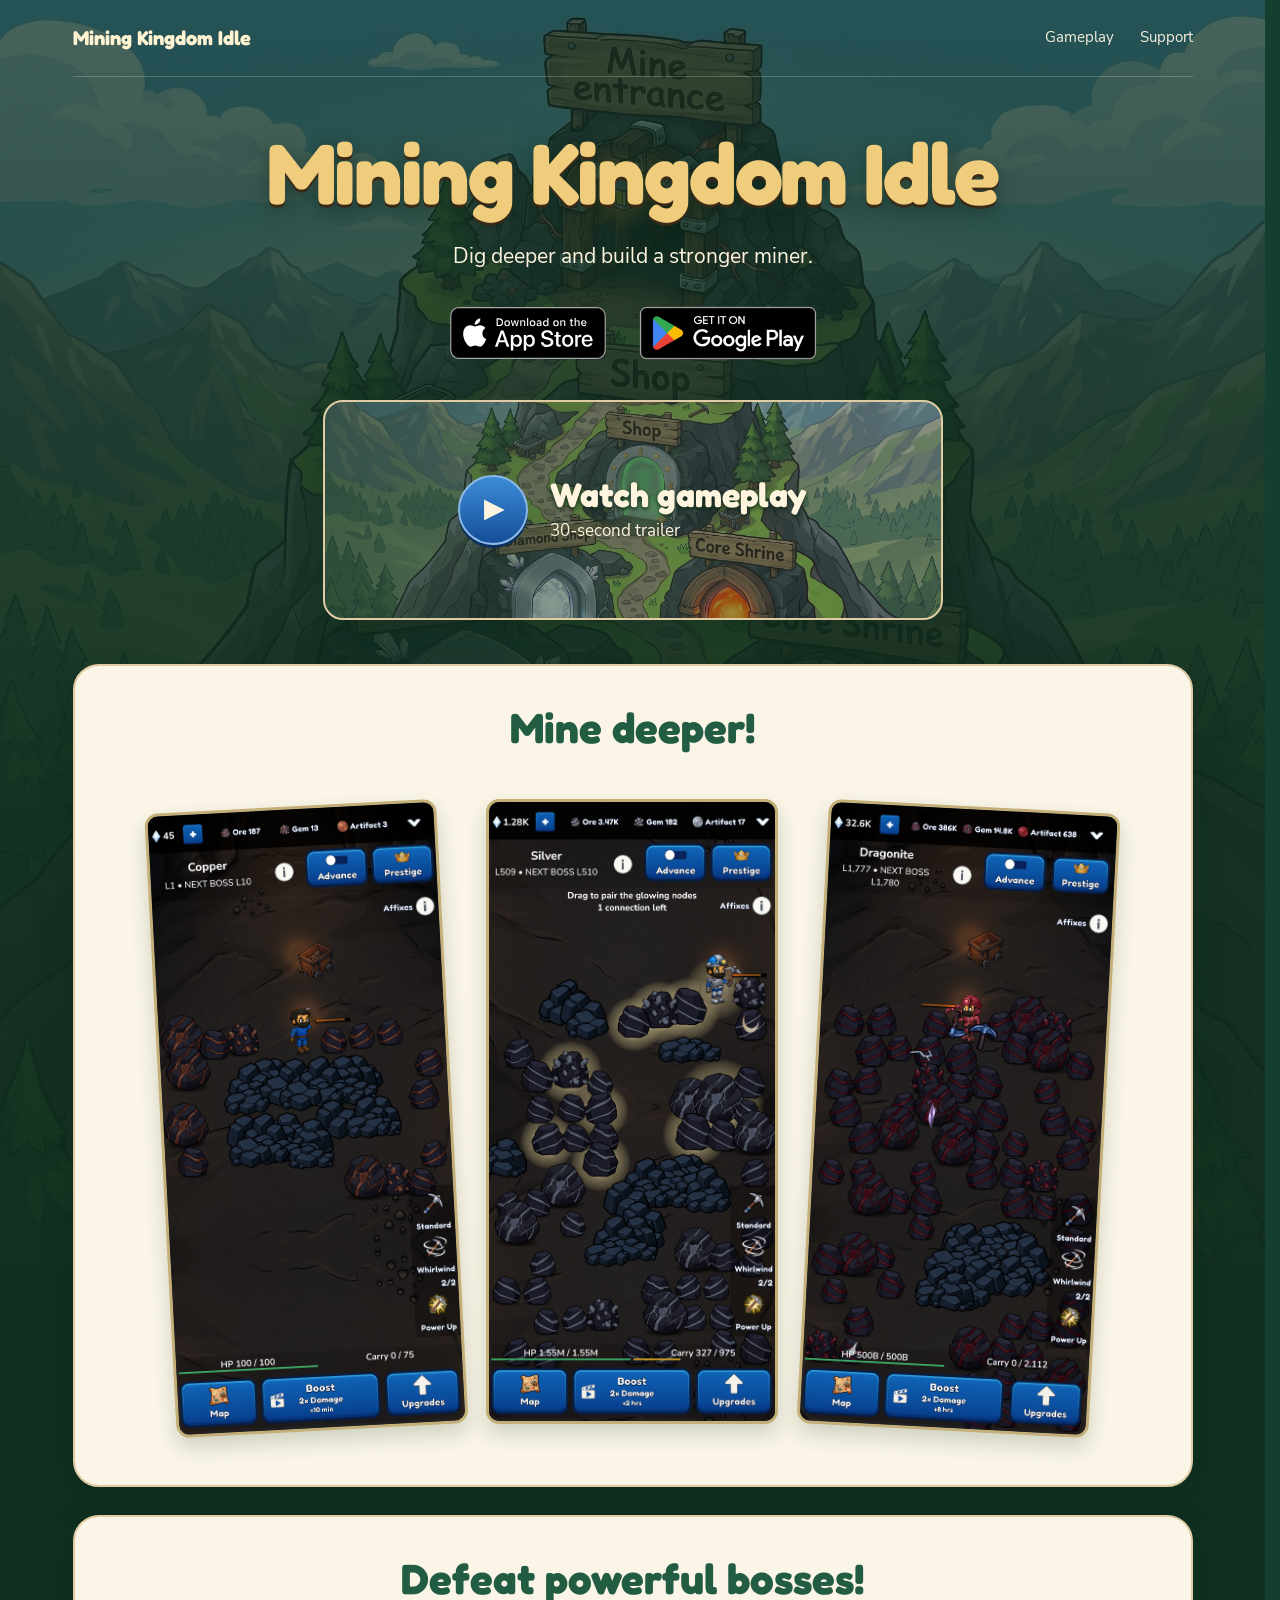
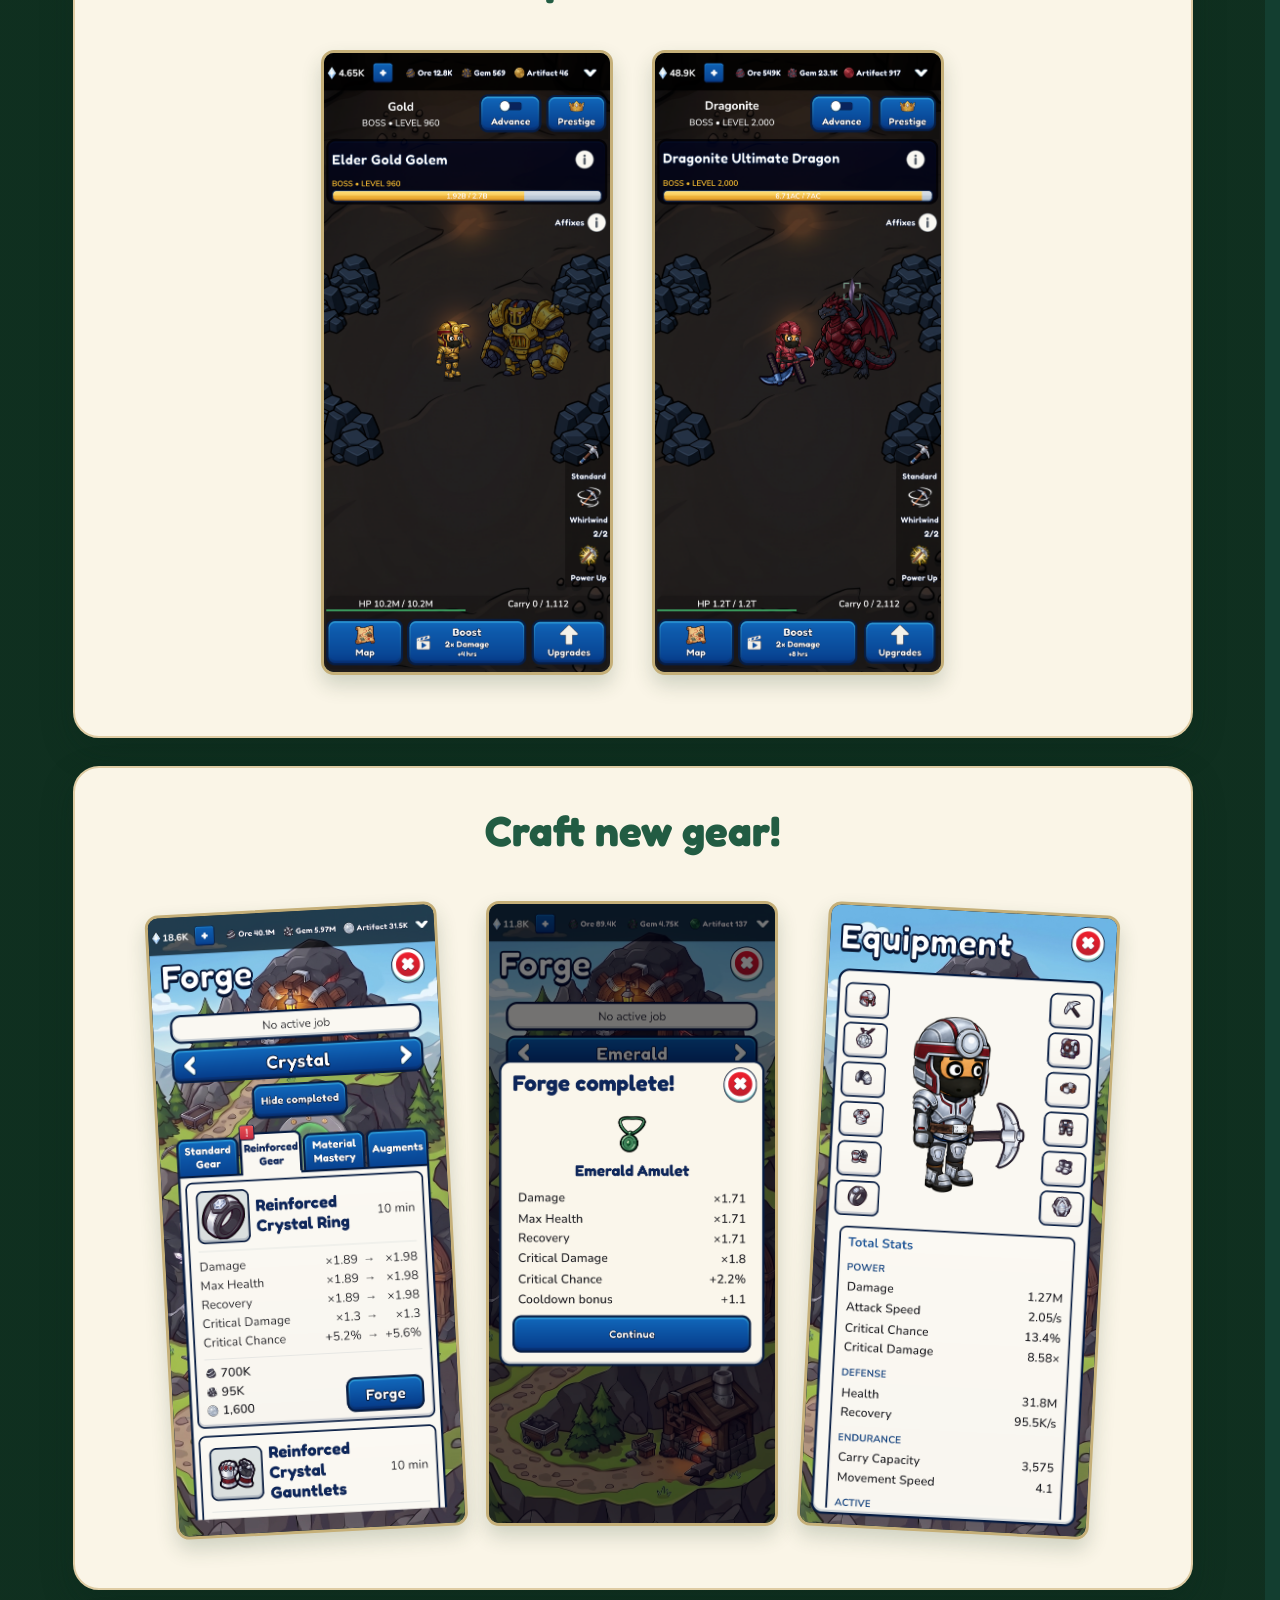
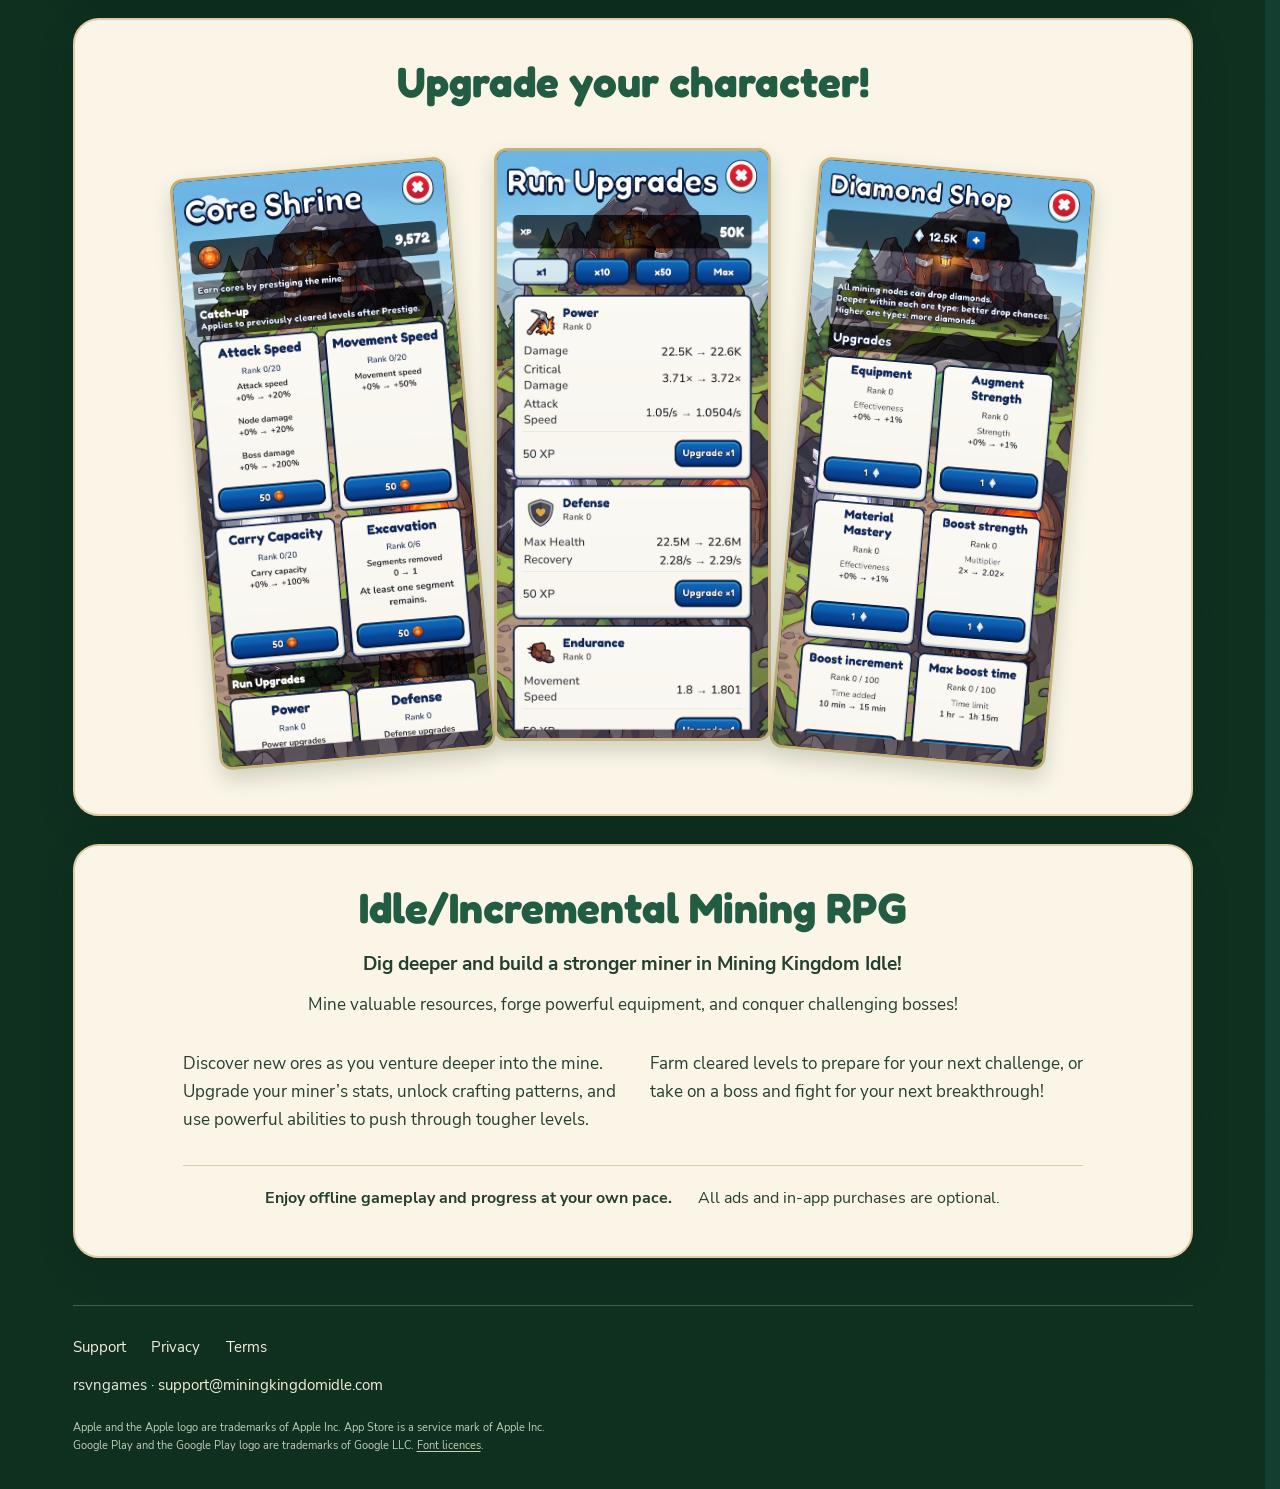
<file: index.html>
<!doctype html>
<html lang="en">
<head>
  <meta charset="utf-8">
  <meta name="viewport" content="width=device-width, initial-scale=1">
  <meta name="description" content="Dig deeper in Mining Kingdom Idle, an offline incremental mining RPG. Mine resources, forge equipment, upgrade your miner and conquer challenging bosses.">
  <link rel="canonical" href="https://miningkingdomidle.com/">
  <link rel="stylesheet" href="style.css?v=20261026-description-bottom">
  <script src="trailer.js" defer></script>
  <title>Mining Kingdom Idle | Offline Mining RPG</title>
</head>
<body class="home">
<a class="skip" href="#main">Skip to content</a>
<header class="site-header wrap">
  <a class="brand" href="/">Mining Kingdom Idle</a>
  <nav aria-label="Main navigation"><a href="#gameplay">Gameplay</a><a href="support.html">Support</a></nav>
</header>
<main id="main">
  <section class="intro wrap hero-compact">
    <h1>Mining Kingdom Idle</h1>
    <p class="tagline">Dig deeper and build a stronger miner.</p>
    <div class="store-links">
      <a class="store-link apple" href="#" data-unlinked-store="app-store" aria-disabled="true"><img src="assets/app-store.svg" alt="Download on the App Store" width="156" height="52"></a>
      <a class="store-link google" href="#" data-unlinked-store="google-play" aria-disabled="true"><img src="assets/google-play.png" alt="Get it on Google Play" width="202" height="78"></a>
    </div>
    <a class="trailer-teaser" href="assets/gameplay-trailer.mp4?v=73642965" data-open-trailer aria-haspopup="dialog" aria-controls="gameplay-trailer-dialog">
      <span class="teaser-play" aria-hidden="true">▶</span>
      <span class="teaser-copy"><strong>Watch gameplay</strong><span>30-second trailer</span></span>
    </a>
    <dialog class="trailer-dialog" id="gameplay-trailer-dialog" aria-label="Mining Kingdom Idle gameplay trailer">
      <button class="trailer-close" type="button" data-close-trailer aria-label="Close trailer" autofocus>Close ✕</button>
      <video controls playsinline preload="none" width="886" height="1920" poster="assets/gameplay-trailer-poster.webp" aria-label="Mining Kingdom Idle gameplay trailer">
        <source src="assets/gameplay-trailer.mp4?v=73642965" type="video/mp4">
        <a href="assets/gameplay-trailer.mp4?v=73642965">Watch the Mining Kingdom Idle gameplay trailer.</a>
      </video>
    </dialog>
  </section>
  <div class="showcase wrap" id="gameplay">
    <section class="mining-section paper">
      <h2>Mine deeper!</h2>
      <div class="mining-shots shot-row"><figure class="shot"><a href="assets/mine-copper.png"><img src="assets/mine-copper.png" alt="Copper mining at level 1" width="1170" height="2532" loading="lazy"></a></figure><figure class="shot"><a href="assets/mine-silver.png?v=391df19a"><img src="assets/mine-silver.png?v=391df19a" alt="Silver mining in Iron gear with Cleave and glowing nodes" width="1170" height="2532" loading="lazy"></a></figure><figure class="shot"><a href="assets/mine-dragonite.png"><img src="assets/mine-dragonite.png" alt="Dragonite mining with dense nodes and several augment effects" width="1170" height="2532" loading="lazy"></a></figure></div>
    </section>
    <section class="paper boss-section">
      <h2>Defeat powerful bosses!</h2>
      <div class="boss-shots shot-row"><figure class="shot"><a href="assets/boss-elder-gold-golem.png"><img src="assets/boss-elder-gold-golem.png" alt="A Gold miner fighting the Elder Gold Golem" width="1170" height="2532" loading="lazy"></a></figure><figure class="shot"><a href="assets/boss-dragonite-dragon.png"><img src="assets/boss-dragonite-dragon.png" alt="A Dragonite miner fighting the Dragonite Dragon with augment effects" width="1170" height="2532" loading="lazy"></a></figure></div>
    </section>
    <section class="paper gear-section">
      <h2>Craft new gear!</h2>
      <div class="gear-shots shot-row">
        <figure class="shot"><a href="assets/forge-crystal-reinforced.png"><img src="assets/forge-crystal-reinforced.png" alt="The Forge with Crystal selected on the Reinforced Gear tab" width="1170" height="2532" loading="lazy"></a></figure>
        <figure class="shot"><a href="assets/forge-complete-emerald-amulet.png"><img src="assets/forge-complete-emerald-amulet.png" alt="Forge Complete popup for a newly crafted Emerald Amulet" width="1170" height="2532" loading="lazy"></a></figure>
        <figure class="shot"><a href="assets/equipment-crystal-reinforced.png"><img src="assets/equipment-crystal-reinforced.png" alt="Equipment screen with the miner wearing a full set of Reinforced Crystal gear" width="1170" height="2532" loading="lazy"></a></figure>
      </div>
    </section>
    <section class="paper upgrade-section">
      <h2>Upgrade your character!</h2>
      <div class="upgrade-shots shot-row"><figure class="shot"><a href="assets/core-shrine.png"><img src="assets/core-shrine.png" alt="Core Shrine permanent upgrade page" width="1170" height="2532" loading="lazy"></a></figure><figure class="shot"><a href="assets/run-upgrades.png"><img src="assets/run-upgrades.png" alt="Run Upgrades page showing temporary upgrades for the current run" width="1170" height="2532" loading="lazy"></a></figure><figure class="shot"><a href="assets/diamond-shop.png"><img src="assets/diamond-shop.png" alt="Diamond Shop permanent character upgrades" width="1170" height="2532" loading="lazy"></a></figure></div>
    </section>
    <section class="game-description paper" id="about" aria-labelledby="game-description-title">
      <h2 id="game-description-title">Idle/Incremental Mining RPG</h2>
      <p class="description-lead">Dig deeper and build a stronger miner in Mining Kingdom Idle!</p>
      <p class="description-summary">Mine valuable resources, forge powerful equipment, and conquer challenging bosses!</p>
      <div class="description-copy">
        <p>Discover new ores as you venture deeper into the mine. Upgrade your miner’s stats, unlock crafting patterns, and use powerful abilities to push through tougher levels.</p>
        <p>Farm cleared levels to prepare for your next challenge, or take on a boss and fight for your next breakthrough!</p>
      </div>
      <div class="description-notes">
        <p>Enjoy offline gameplay and progress at your own pace.</p>
        <p>All ads and in-app purchases are optional.</p>
      </div>
    </section>
  </div>
</main>
<footer class="site-footer wrap">
  <nav aria-label="Footer"><a href="support.html">Support</a><a href="privacy.html">Privacy</a><a href="terms.html">Terms</a></nav>
  <p>rsvngames · <a href="mailto:support@miningkingdomidle.com">support@miningkingdomidle.com</a></p>
  <p class="trademarks">Apple and the Apple logo are trademarks of Apple Inc. App Store is a service mark of Apple Inc.<br>Google Play and the Google Play logo are trademarks of Google LLC. <a href="font-licenses.txt">Font licences</a>.</p>
</footer>
</body>
</html>
</file>
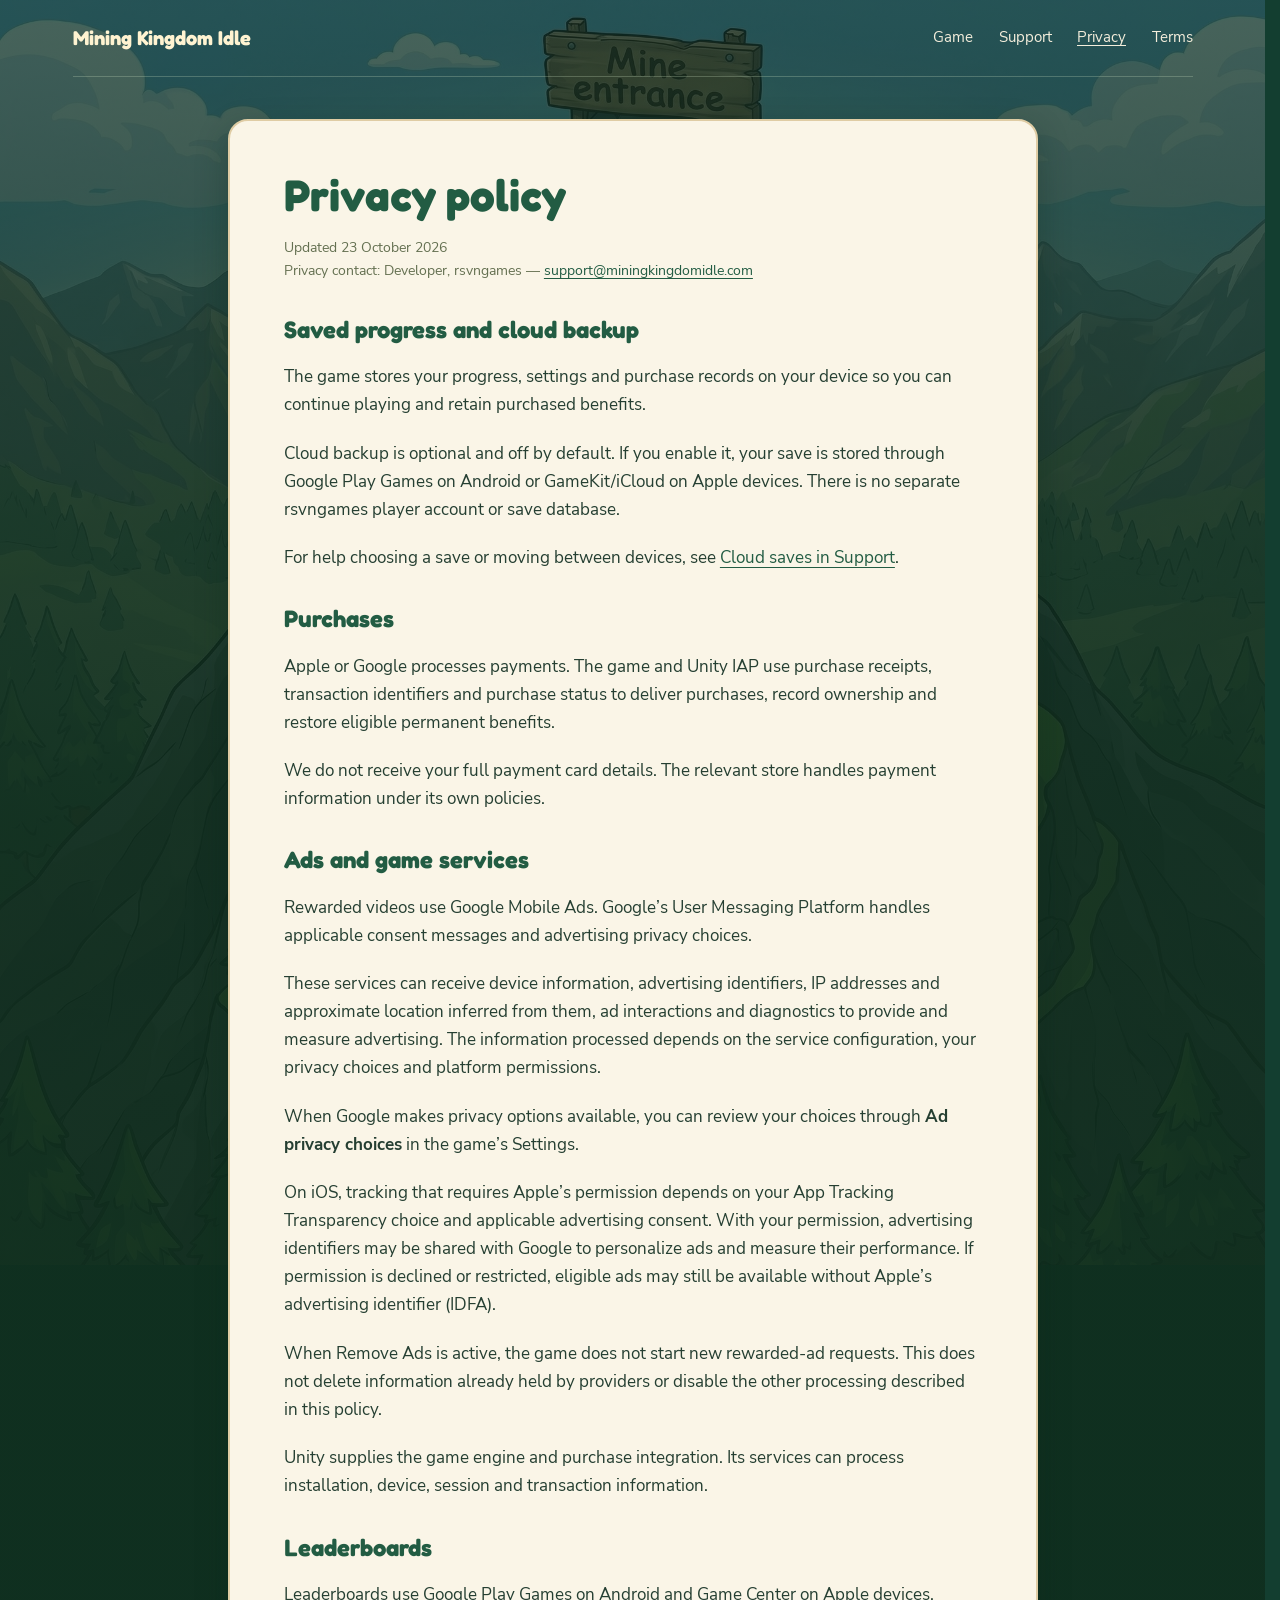
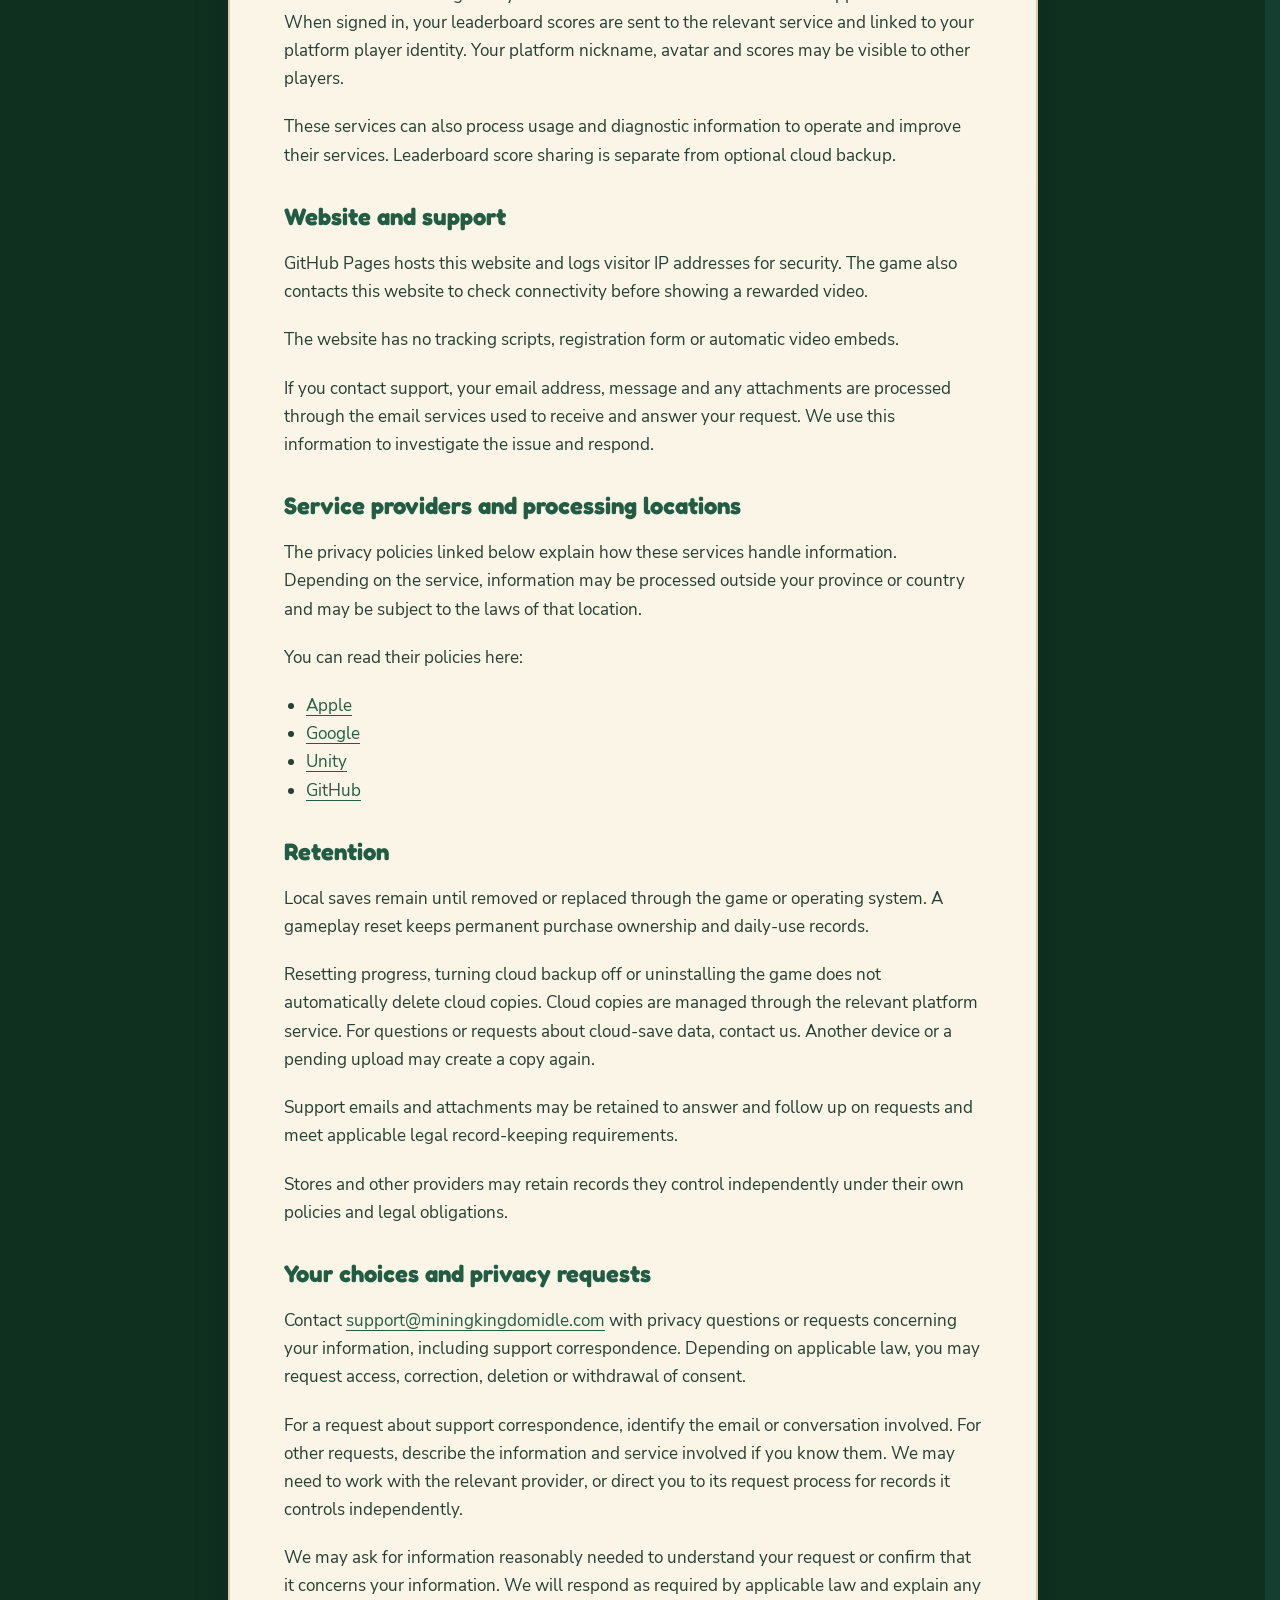
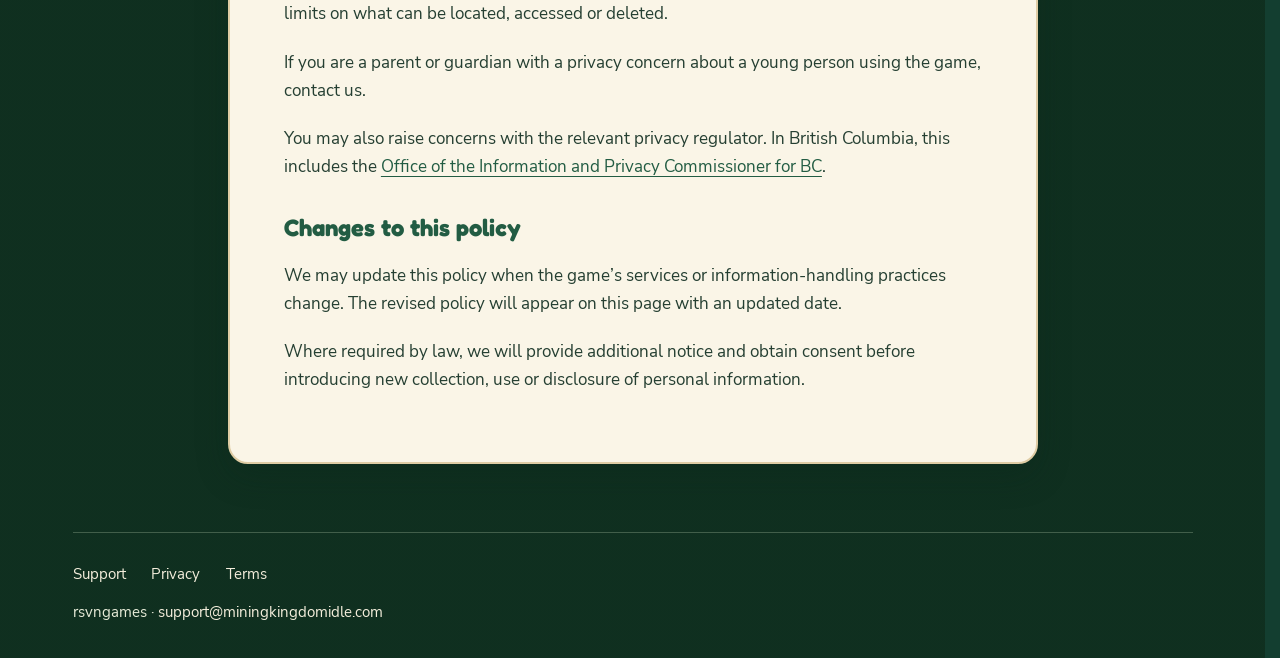
<file: privacy.html>
<!doctype html>
<html lang="en"><head><meta charset="utf-8"><meta name="viewport" content="width=device-width, initial-scale=1"><meta name="description" content="Privacy information for Mining Kingdom Idle."><link rel="canonical" href="https://miningkingdomidle.com/privacy.html"><link rel="stylesheet" href="style.css"><title>Privacy policy — Mining Kingdom Idle</title></head><body>
<header class="site-header wrap"><a class="brand" href="/">Mining Kingdom Idle</a><nav aria-label="Main navigation"><a href="/">Game</a><a href="support.html">Support</a><a href="privacy.html" aria-current="page">Privacy</a><a href="terms.html">Terms</a></nav></header>
<main id="main" class="document wrap">
<h1>Privacy policy</h1>
<p class="page-meta">Updated 23 October 2026<br>Privacy contact: Developer, rsvngames — <a href="mailto:support@miningkingdomidle.com">support@miningkingdomidle.com</a></p>
<h2>Saved progress and cloud backup</h2>
<p>The game stores your progress, settings and purchase records on your device so you can continue playing and retain purchased benefits.</p>
<p>Cloud backup is optional and off by default. If you enable it, your save is stored through Google Play Games on Android or GameKit/iCloud on Apple devices. There is no separate rsvngames player account or save database.</p>
<p>For help choosing a save or moving between devices, see <a href="support.html#cloud-saves">Cloud saves in Support</a>.</p>
<h2>Purchases</h2>
<p>Apple or Google processes payments. The game and Unity IAP use purchase receipts, transaction identifiers and purchase status to deliver purchases, record ownership and restore eligible permanent benefits.</p>
<p>We do not receive your full payment card details. The relevant store handles payment information under its own policies.</p>
<h2>Ads and game services</h2>
<p>Rewarded videos use Google Mobile Ads. Google’s User Messaging Platform handles applicable consent messages and advertising privacy choices.</p>
<p>These services can receive device information, advertising identifiers, IP addresses and approximate location inferred from them, ad interactions and diagnostics to provide and measure advertising. The information processed depends on the service configuration, your privacy choices and platform permissions.</p>
<p>When Google makes privacy options available, you can review your choices through <strong>Ad privacy choices</strong> in the game’s Settings.</p>
<p>On iOS, tracking that requires Apple’s permission depends on your App Tracking Transparency choice and applicable advertising consent. With your permission, advertising identifiers may be shared with Google to personalize ads and measure their performance. If permission is declined or restricted, eligible ads may still be available without Apple’s advertising identifier (IDFA).</p>
<p>When Remove Ads is active, the game does not start new rewarded-ad requests. This does not delete information already held by providers or disable the other processing described in this policy.</p>
<p>Unity supplies the game engine and purchase integration. Its services can process installation, device, session and transaction information.</p>
<h2>Leaderboards</h2>
<p>Leaderboards use Google Play Games on Android and Game Center on Apple devices. When signed in, your leaderboard scores are sent to the relevant service and linked to your platform player identity. Your platform nickname, avatar and scores may be visible to other players.</p>
<p>These services can also process usage and diagnostic information to operate and improve their services. Leaderboard score sharing is separate from optional cloud backup.</p>
<h2>Website and support</h2>
<p>GitHub Pages hosts this website and logs visitor IP addresses for security. The game also contacts this website to check connectivity before showing a rewarded video.</p>
<p>The website has no tracking scripts, registration form or automatic video embeds.</p>
<p>If you contact support, your email address, message and any attachments are processed through the email services used to receive and answer your request. We use this information to investigate the issue and respond.</p>
<h2>Service providers and processing locations</h2>
<p>The privacy policies linked below explain how these services handle information. Depending on the service, information may be processed outside your province or country and may be subject to the laws of that location.</p>
<p>You can read their policies here:</p>
<ul><li><a href="https://www.apple.com/legal/privacy/">Apple</a></li><li><a href="https://policies.google.com/privacy">Google</a></li><li><a href="https://unity.com/legal/game-player-and-app-user-privacy-policy">Unity</a></li><li><a href="https://docs.github.com/en/site-policy/privacy-policies/github-general-privacy-statement">GitHub</a></li></ul>
<h2>Retention</h2>
<p>Local saves remain until removed or replaced through the game or operating system. A gameplay reset keeps permanent purchase ownership and daily-use records.</p>
<p>Resetting progress, turning cloud backup off or uninstalling the game does not automatically delete cloud copies. Cloud copies are managed through the relevant platform service. For questions or requests about cloud-save data, contact us. Another device or a pending upload may create a copy again.</p>
<p>Support emails and attachments may be retained to answer and follow up on requests and meet applicable legal record-keeping requirements.</p>
<p>Stores and other providers may retain records they control independently under their own policies and legal obligations.</p>
<h2>Your choices and privacy requests</h2>
<p>Contact <a href="mailto:support@miningkingdomidle.com">support@miningkingdomidle.com</a> with privacy questions or requests concerning your information, including support correspondence. Depending on applicable law, you may request access, correction, deletion or withdrawal of consent.</p>
<p>For a request about support correspondence, identify the email or conversation involved. For other requests, describe the information and service involved if you know them. We may need to work with the relevant provider, or direct you to its request process for records it controls independently.</p>
<p>We may ask for information reasonably needed to understand your request or confirm that it concerns your information. We will respond as required by applicable law and explain any limits on what can be located, accessed or deleted.</p>
<p>If you are a parent or guardian with a privacy concern about a young person using the game, contact us.</p>
<p>You may also raise concerns with the relevant privacy regulator. In British Columbia, this includes the <a href="https://oipc.bc.ca/for-the-public/how-do-i-make-a-complaint/">Office of the Information and Privacy Commissioner for BC</a>.</p>
<h2>Changes to this policy</h2>
<p>We may update this policy when the game’s services or information-handling practices change. The revised policy will appear on this page with an updated date.</p>
<p>Where required by law, we will provide additional notice and obtain consent before introducing new collection, use or disclosure of personal information.</p>
</main>
<footer class="site-footer wrap"><nav aria-label="Footer"><a href="support.html">Support</a><a href="privacy.html">Privacy</a><a href="terms.html">Terms</a></nav><p>rsvngames · <a href="mailto:support@miningkingdomidle.com">support@miningkingdomidle.com</a></p></footer>
</body></html>
</file>
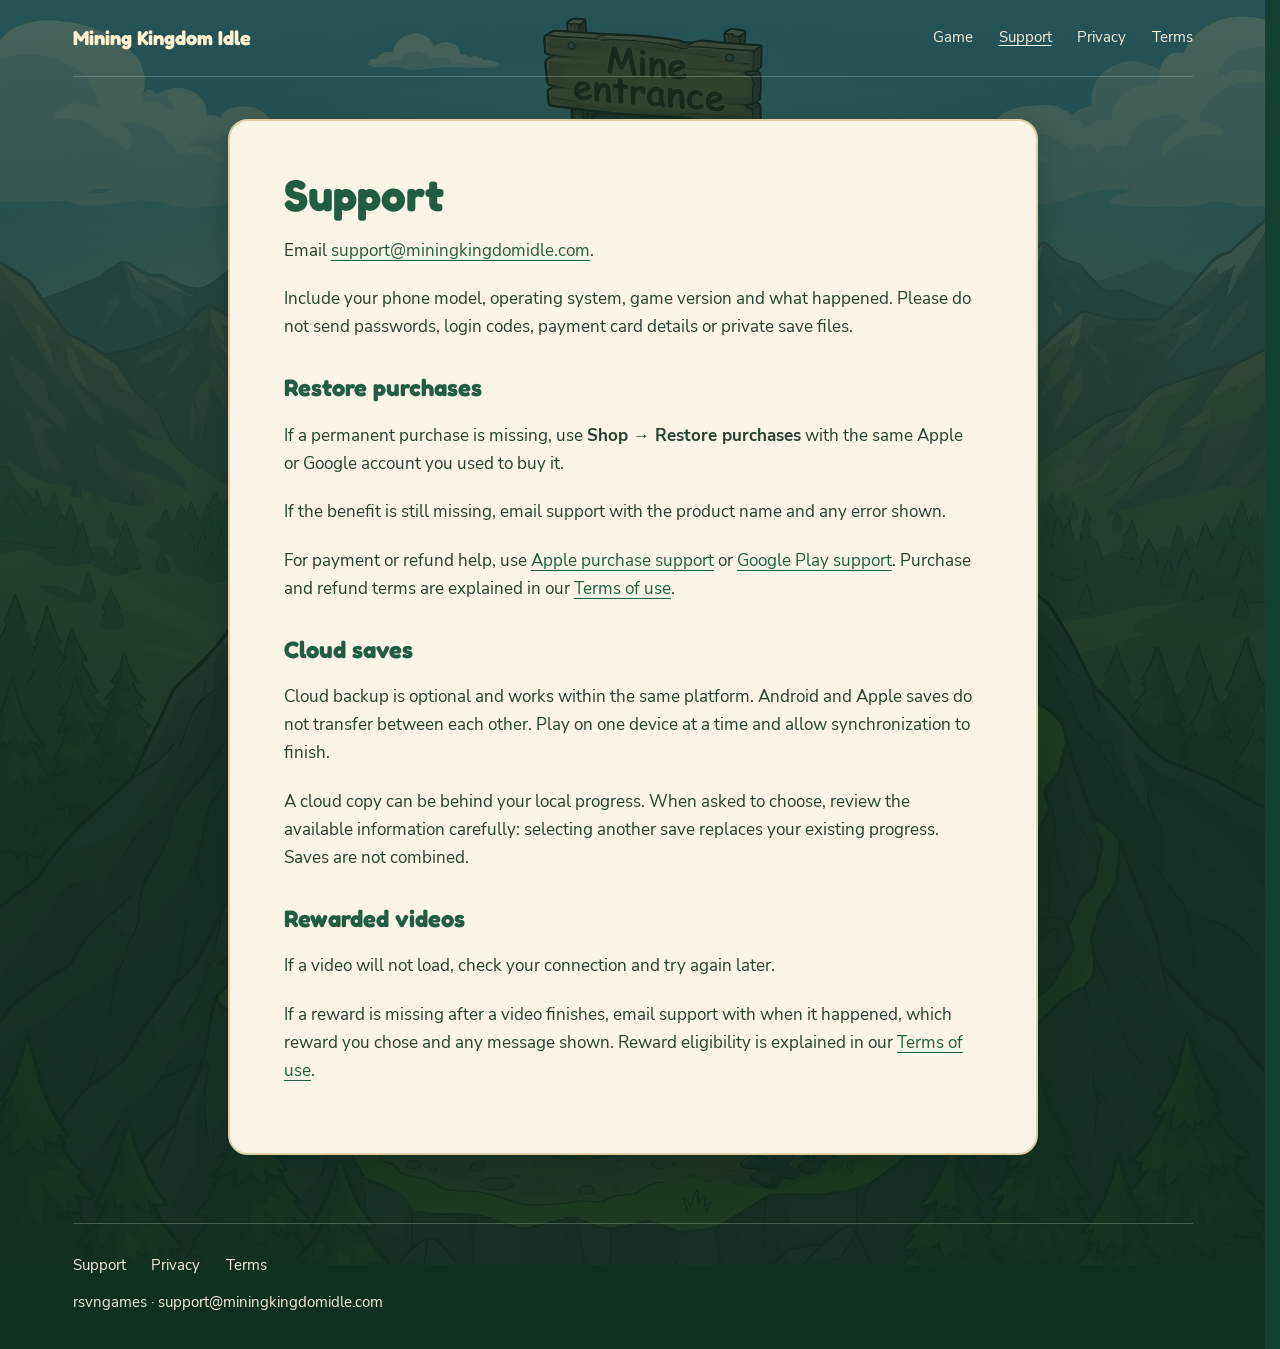
<file: support.html>
<!doctype html>
<html lang="en"><head><meta charset="utf-8"><meta name="viewport" content="width=device-width, initial-scale=1"><meta name="description" content="Get help with Mining Kingdom Idle."><link rel="canonical" href="https://miningkingdomidle.com/support.html"><link rel="stylesheet" href="style.css"><title>Support — Mining Kingdom Idle</title></head><body>
<header class="site-header wrap"><a class="brand" href="/">Mining Kingdom Idle</a><nav aria-label="Main navigation"><a href="/">Game</a><a href="support.html" aria-current="page">Support</a><a href="privacy.html">Privacy</a><a href="terms.html">Terms</a></nav></header>
<main id="main" class="document wrap">
<h1>Support</h1>
<p>Email <a href="mailto:support@miningkingdomidle.com">support@miningkingdomidle.com</a>.</p>
<p>Include your phone model, operating system, game version and what happened. Please do not send passwords, login codes, payment card details or private save files.</p>
<h2 id="restore-purchases">Restore purchases</h2>
<p>If a permanent purchase is missing, use <strong>Shop → Restore purchases</strong> with the same Apple or Google account you used to buy it.</p>
<p>If the benefit is still missing, email support with the product name and any error shown.</p>
<p>For payment or refund help, use <a href="https://reportaproblem.apple.com/">Apple purchase support</a> or <a href="https://support.google.com/googleplay/answer/2479637">Google Play support</a>. Purchase and refund terms are explained in our <a href="terms.html#purchases">Terms of use</a>.</p>
<h2 id="cloud-saves">Cloud saves</h2>
<p>Cloud backup is optional and works within the same platform. Android and Apple saves do not transfer between each other. Play on one device at a time and allow synchronization to finish.</p>
<p>A cloud copy can be behind your local progress. When asked to choose, review the available information carefully: selecting another save replaces your existing progress. Saves are not combined.</p>
<h2 id="rewarded-videos">Rewarded videos</h2>
<p>If a video will not load, check your connection and try again later.</p>
<p>If a reward is missing after a video finishes, email support with when it happened, which reward you chose and any message shown. Reward eligibility is explained in our <a href="terms.html#rewarded-videos">Terms of use</a>.</p>
</main>
<footer class="site-footer wrap"><nav aria-label="Footer"><a href="support.html">Support</a><a href="privacy.html">Privacy</a><a href="terms.html">Terms</a></nav><p>rsvngames · <a href="mailto:support@miningkingdomidle.com">support@miningkingdomidle.com</a></p></footer>
</body></html>
</file>
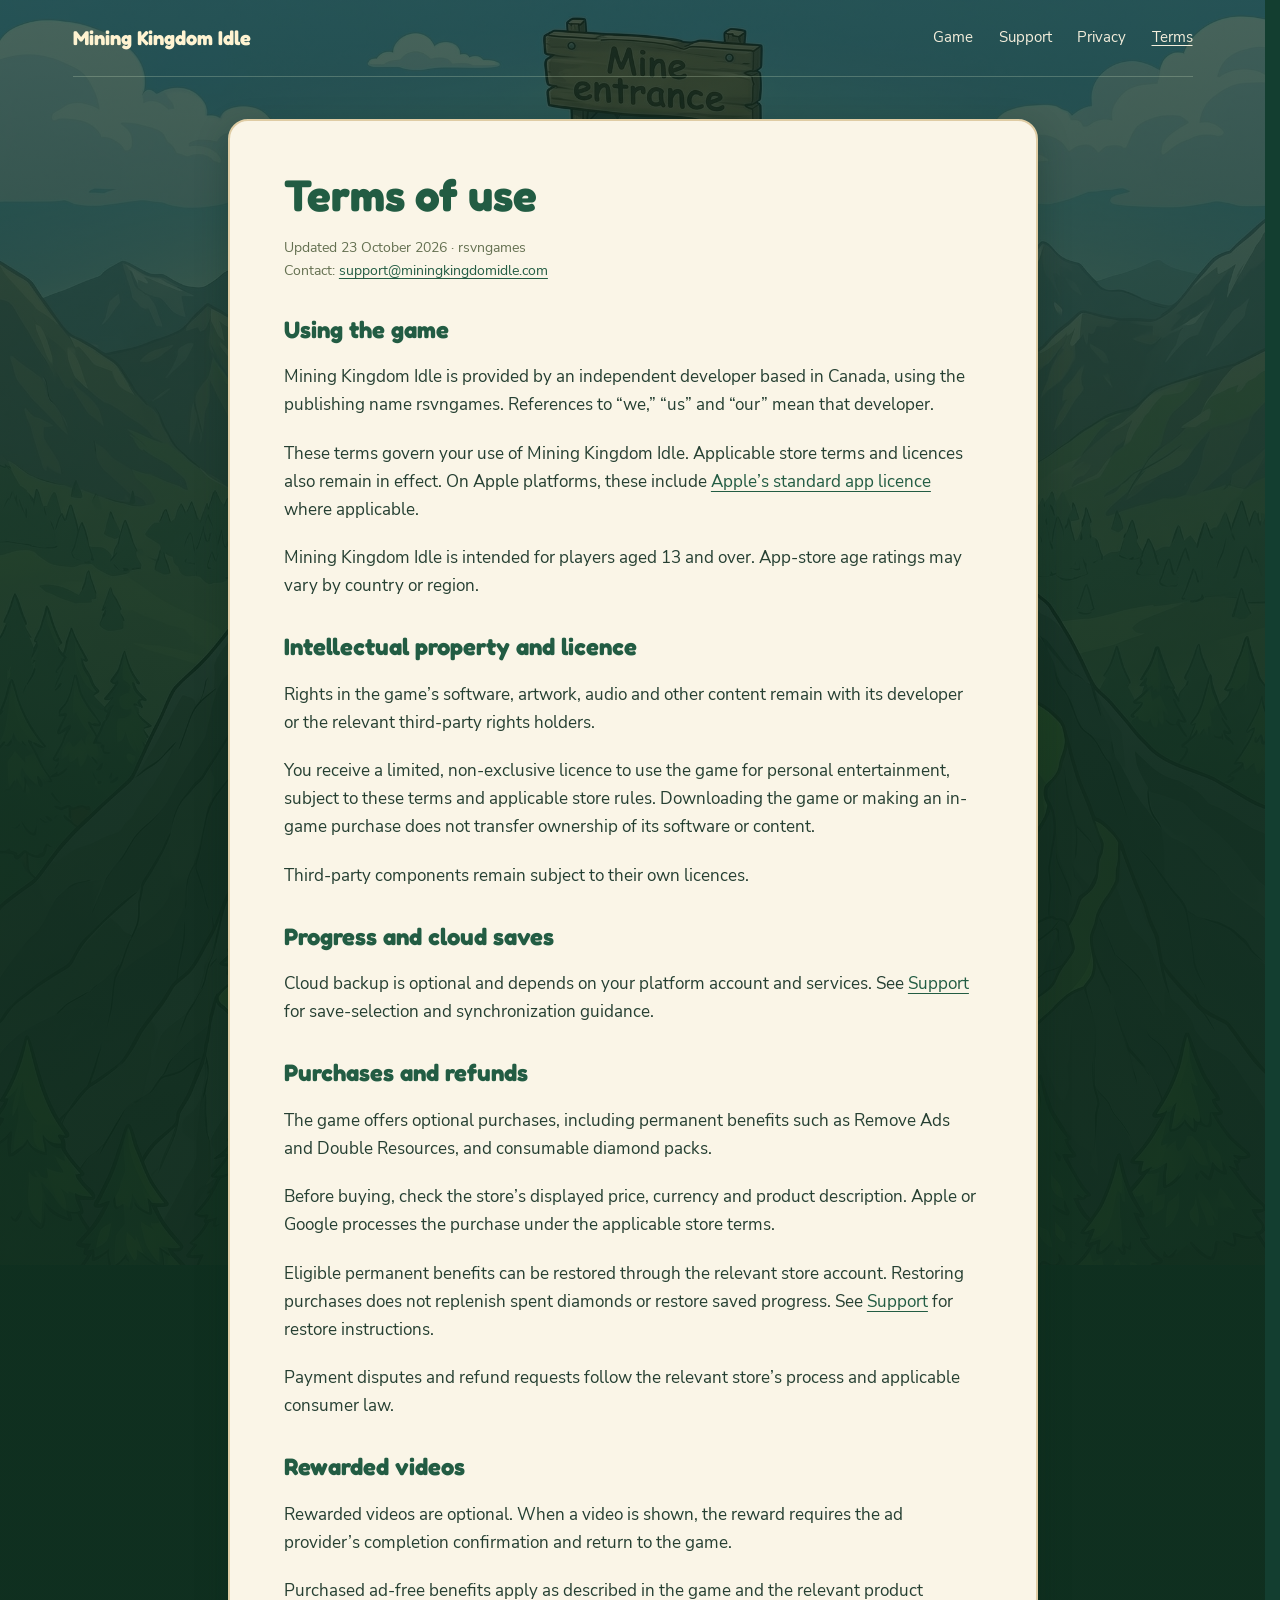
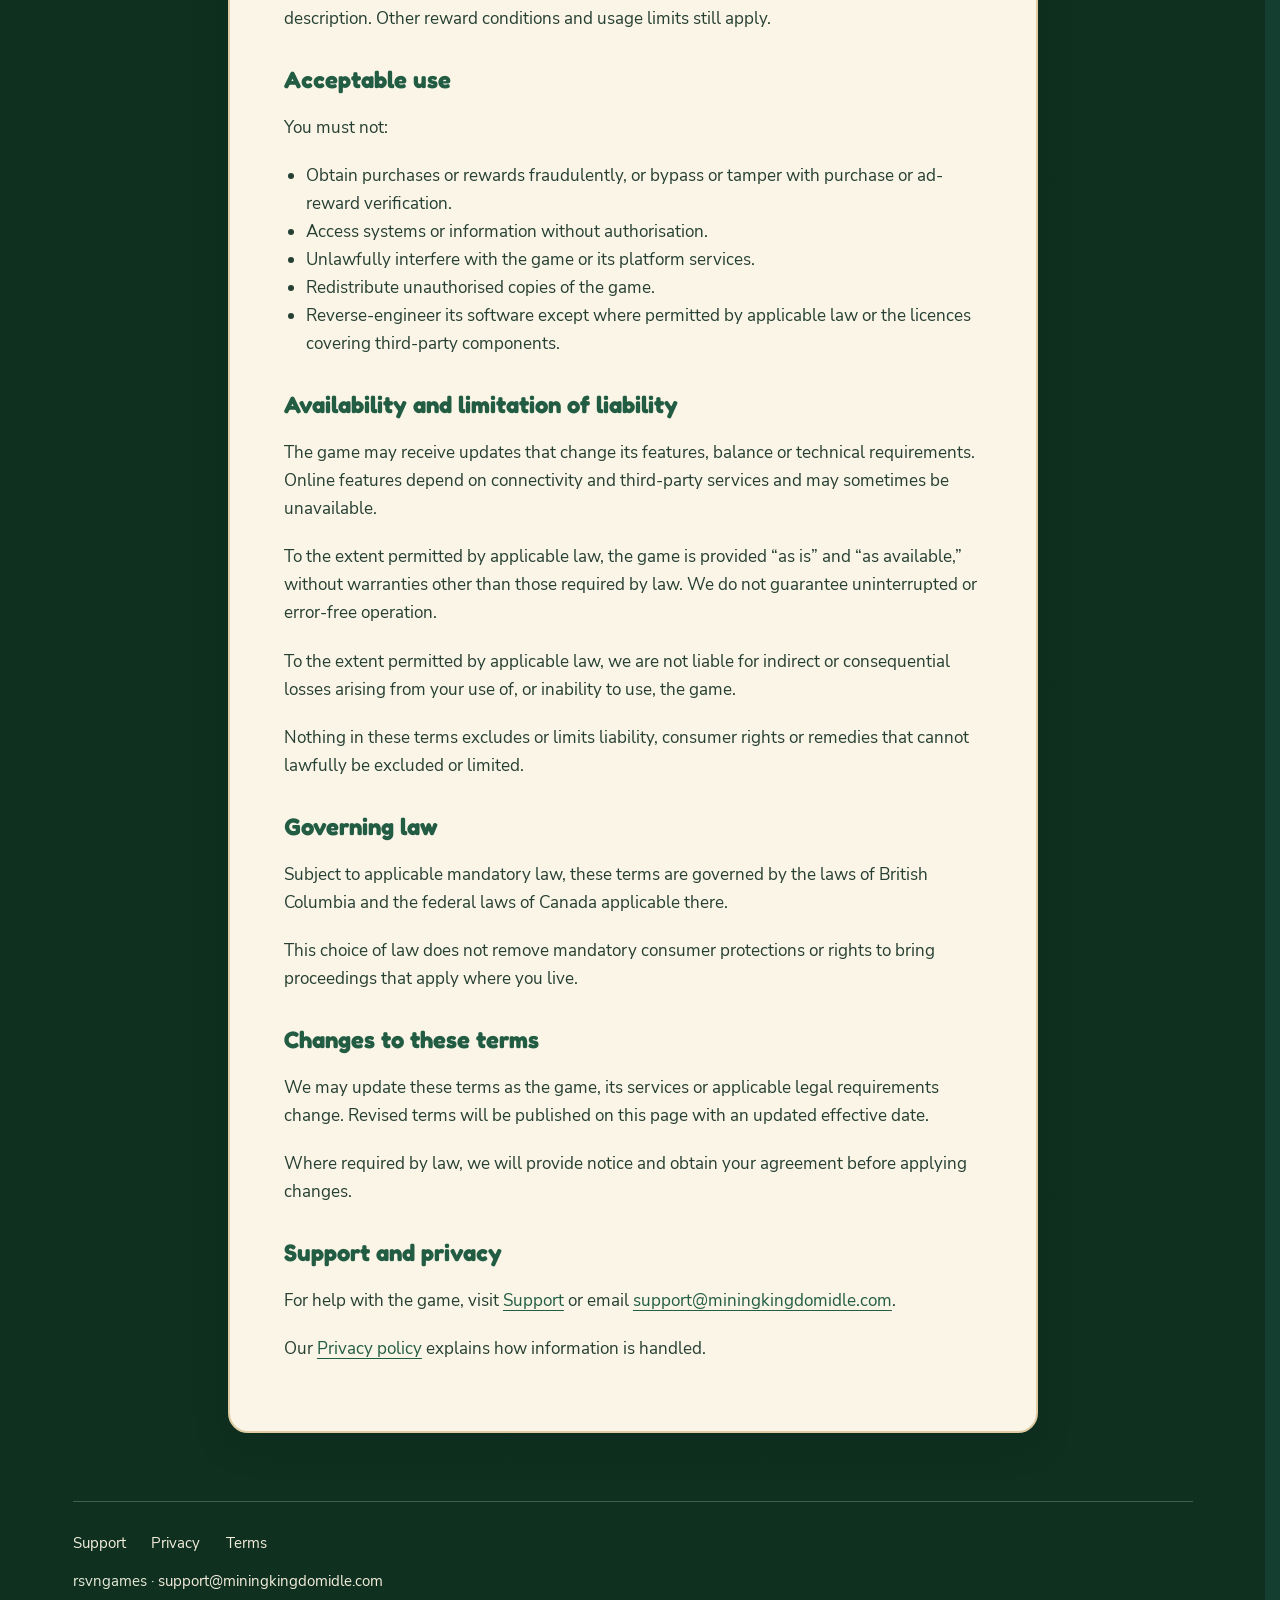
<file: terms.html>
<!doctype html>
<html lang="en"><head><meta charset="utf-8"><meta name="viewport" content="width=device-width, initial-scale=1"><meta name="description" content="Terms for Mining Kingdom Idle."><link rel="canonical" href="https://miningkingdomidle.com/terms.html"><link rel="stylesheet" href="style.css"><title>Terms of use — Mining Kingdom Idle</title></head><body>
<header class="site-header wrap"><a class="brand" href="/">Mining Kingdom Idle</a><nav aria-label="Main navigation"><a href="/">Game</a><a href="support.html">Support</a><a href="privacy.html">Privacy</a><a href="terms.html" aria-current="page">Terms</a></nav></header>
<main id="main" class="document wrap">
<h1>Terms of use</h1>
<p class="page-meta">Updated 23 October 2026 · rsvngames<br>Contact: <a href="mailto:support@miningkingdomidle.com">support@miningkingdomidle.com</a></p>
<h2>Using the game</h2>
<p>Mining Kingdom Idle is provided by an independent developer based in Canada, using the publishing name rsvngames. References to “we,” “us” and “our” mean that developer.</p>
<p>These terms govern your use of Mining Kingdom Idle. Applicable store terms and licences also remain in effect. On Apple platforms, these include <a href="https://www.apple.com/legal/internet-services/itunes/dev/stdeula/">Apple’s standard app licence</a> where applicable.</p>
<p>Mining Kingdom Idle is intended for players aged 13 and over. App-store age ratings may vary by country or region.</p>
<h2>Intellectual property and licence</h2>
<p>Rights in the game’s software, artwork, audio and other content remain with its developer or the relevant third-party rights holders.</p>
<p>You receive a limited, non-exclusive licence to use the game for personal entertainment, subject to these terms and applicable store rules. Downloading the game or making an in-game purchase does not transfer ownership of its software or content.</p>
<p>Third-party components remain subject to their own licences.</p>
<h2>Progress and cloud saves</h2>
<p>Cloud backup is optional and depends on your platform account and services. See <a href="support.html#cloud-saves">Support</a> for save-selection and synchronization guidance.</p>
<h2 id="purchases">Purchases and refunds</h2>
<p>The game offers optional purchases, including permanent benefits such as Remove Ads and Double Resources, and consumable diamond packs.</p>
<p>Before buying, check the store’s displayed price, currency and product description. Apple or Google processes the purchase under the applicable store terms.</p>
<p>Eligible permanent benefits can be restored through the relevant store account. Restoring purchases does not replenish spent diamonds or restore saved progress. See <a href="support.html#restore-purchases">Support</a> for restore instructions.</p>
<p>Payment disputes and refund requests follow the relevant store’s process and applicable consumer law.</p>
<h2 id="rewarded-videos">Rewarded videos</h2>
<p>Rewarded videos are optional. When a video is shown, the reward requires the ad provider’s completion confirmation and return to the game.</p>
<p>Purchased ad-free benefits apply as described in the game and the relevant product description. Other reward conditions and usage limits still apply.</p>
<h2>Acceptable use</h2>
<p>You must not:</p>
<ul><li>Obtain purchases or rewards fraudulently, or bypass or tamper with purchase or ad-reward verification.</li><li>Access systems or information without authorisation.</li><li>Unlawfully interfere with the game or its platform services.</li><li>Redistribute unauthorised copies of the game.</li><li>Reverse-engineer its software except where permitted by applicable law or the licences covering third-party components.</li></ul>
<h2>Availability and limitation of liability</h2>
<p>The game may receive updates that change its features, balance or technical requirements. Online features depend on connectivity and third-party services and may sometimes be unavailable.</p>
<p>To the extent permitted by applicable law, the game is provided “as is” and “as available,” without warranties other than those required by law. We do not guarantee uninterrupted or error-free operation.</p>
<p>To the extent permitted by applicable law, we are not liable for indirect or consequential losses arising from your use of, or inability to use, the game.</p>
<p>Nothing in these terms excludes or limits liability, consumer rights or remedies that cannot lawfully be excluded or limited.</p>
<h2>Governing law</h2>
<p>Subject to applicable mandatory law, these terms are governed by the laws of British Columbia and the federal laws of Canada applicable there.</p>
<p>This choice of law does not remove mandatory consumer protections or rights to bring proceedings that apply where you live.</p>
<h2>Changes to these terms</h2>
<p>We may update these terms as the game, its services or applicable legal requirements change. Revised terms will be published on this page with an updated effective date.</p>
<p>Where required by law, we will provide notice and obtain your agreement before applying changes.</p>
<h2>Support and privacy</h2>
<p>For help with the game, visit <a href="support.html">Support</a> or email <a href="mailto:support@miningkingdomidle.com">support@miningkingdomidle.com</a>.</p>
<p>Our <a href="privacy.html">Privacy policy</a> explains how information is handled.</p>
</main>
<footer class="site-footer wrap"><nav aria-label="Footer"><a href="support.html">Support</a><a href="privacy.html">Privacy</a><a href="terms.html">Terms</a></nav><p>rsvngames · <a href="mailto:support@miningkingdomidle.com">support@miningkingdomidle.com</a></p></footer>
</body></html>
</file>
<file: style.css>
@font-face{font-family:Fredoka;src:url("assets/fredoka-bold.ttf") format("truetype");font-weight:700;font-display:swap}
@font-face{font-family:Nunito;src:url("assets/nunito-regular.ttf") format("truetype");font-weight:400;font-display:swap}
@font-face{font-family:Nunito;src:url("assets/nunito-bold.ttf") format("truetype");font-weight:700;font-display:swap}
:root{color-scheme:light;font:17px/1.65 Nunito,"Segoe UI",sans-serif;color:#253f32;background:#133e30;--cream:#faf5e7;--green:#225c43;--gold:#f0cd7d;--line:#d8cda9}
*{box-sizing:border-box}
html{scroll-behavior:smooth;scrollbar-gutter:stable}
body{margin:0;background:linear-gradient(180deg,rgba(12,46,32,.73),rgba(15,46,30,.91) 820px),url("assets/kingdom-map.jpeg") center top/cover fixed;background-repeat:no-repeat}
a{color:var(--green);text-underline-offset:.22em}
a:focus-visible{outline:3px solid #c38824;outline-offset:6px}
img{display:block;max-width:100%;height:auto}
h1,h2{font-family:Fredoka,"Trebuchet MS",sans-serif;font-weight:700;line-height:1.12}
p{margin:.8rem 0 1.2rem}
.wrap{width:min(1120px,calc(100% - 56px));margin-inline:auto}
.site-header{display:flex;align-items:center;justify-content:space-between;gap:1.5rem;padding-block:1.25rem;border-bottom:1px solid #c9dcbd45}
.brand{font-family:Fredoka,"Trebuchet MS",sans-serif;font-weight:700;font-size:1.18rem;text-decoration:none;color:#fff3d1}
.site-header nav,.site-footer nav{display:flex;flex-wrap:wrap;gap:1.5rem}
.site-header nav a,.site-footer a{color:#f4eedc;text-decoration:none}
.site-header nav a{font-size:.9rem}
.site-header nav a:hover,.site-footer a:hover{text-decoration:underline}
.site-header nav a[aria-current]{text-decoration:underline}
.intro{text-align:center;color:#fff5de;padding-block:3.6rem 3.2rem}
.intro h1{font-size:clamp(2.9rem,6.7vw,5.2rem);color:var(--gold);margin:0 auto 1.1rem;letter-spacing:-.025em;text-shadow:0 3px 0 #382a17,0 6px 20px #10271880}
.intro>p{font-size:1.18rem;margin:0 0 1rem}
.store-links{display:flex;justify-content:center;align-items:center;flex-wrap:wrap;gap:8px;margin-top:1.2rem}
.store-link{display:block;border-radius:8px;line-height:0}
.store-link.apple{padding:13px}
.store-link.apple img{width:156px;height:52px}
.store-link.google img{width:202px;height:78px}
.showcase{display:grid;gap:28px;margin-bottom:2.8rem;scroll-margin-top:1rem}
.paper{min-width:0;background:var(--cream);border:2px solid #dfcca4;border-radius:26px;box-shadow:0 12px 32px #09261950;text-align:center;padding:2.25rem 2.4rem 2.6rem}
.paper h2{font-size:clamp(1.8rem,3.3vw,2.5rem);color:var(--green);margin:0 0 2rem}
.section-label{font-weight:700;font-size:.82rem;color:#647051;margin:0 0 .5rem;letter-spacing:.055em}
.game-description{scroll-margin-top:1rem}
.game-description h2{margin-bottom:1rem}
.description-lead{max-width:760px;margin:0 auto .65rem;font-size:1.14rem;font-weight:700}
.description-summary{max-width:760px;margin:0 auto 1.8rem}
.description-copy{display:grid;grid-template-columns:repeat(2,minmax(0,1fr));gap:2rem;max-width:900px;margin-inline:auto;text-align:left}
.description-copy p{margin:0}
.description-notes{display:flex;flex-wrap:wrap;justify-content:center;gap:.6rem 1.5rem;max-width:900px;margin:1.8rem auto 0;padding-top:1.2rem;border-top:1px solid var(--line)}
.description-notes p{margin:0;font-size:.92rem}
.description-notes p:first-child{font-weight:700}
.shot-row{display:grid;grid-template-columns:repeat(3,minmax(0,1fr));align-items:center;gap:2rem;max-width:970px;margin-inline:auto;padding:.8rem .7rem 1rem}
.shot{margin:0 auto;width:100%;max-width:292px}
.shot>a{display:block;border:3px solid #c5af78;border-radius:13px;overflow:hidden;box-shadow:0 10px 20px #24412b32;background:#13283a;transition:box-shadow .15s}
.shot>a:hover{box-shadow:0 12px 25px #24412b50}
.shot img{width:100%;height:auto}
.mining-shots>.shot:first-child,.gear-shots>.shot:first-child{transform:rotate(-3deg) translateY(7px)}
.mining-shots>.shot:last-child,.gear-shots>.shot:last-child{transform:rotate(3deg) translateY(7px)}
.mining-shots>.shot:nth-child(2),.gear-shots>.shot:nth-child(2){position:relative;z-index:1}
.upgrade-section{padding-bottom:3rem}
.upgrade-shots{max-width:920px;gap:1.4rem;padding-inline:1.2rem}
.upgrade-shots>.shot:first-child{transform:rotate(-5deg) translateY(14px)}
.upgrade-shots>.shot:last-child{transform:rotate(5deg) translateY(14px)}
.upgrade-shots>.shot:nth-child(2){position:relative;z-index:1;transform:translateY(-5px)}
.site-footer{color:#e8ecd9;padding-block:1.7rem 2rem;border-top:1px solid #c9dcbd45;font-size:.86rem}
.site-footer p{margin-bottom:0}
.site-footer .trademarks{font-size:.65rem;line-height:1.6;color:#c3cfb6;margin-top:1.3rem}
.site-footer .trademarks a{color:inherit;text-decoration:underline}
.document{max-width:810px;margin-block:2.5rem 4rem;padding:2.8rem 3.2rem;background:var(--cream);border:2px solid #dfcca4;border-radius:20px;box-shadow:0 12px 32px #09261950;overflow-wrap:anywhere}
.document h1{font-size:2.6rem;color:var(--green);margin:.1rem 0 1rem}
.document h2{font-size:1.4rem;color:var(--green);margin-top:2rem}
.document .page-meta{font-size:.82rem;color:#647051}
.document ul{padding-left:1.3rem}
.skip{position:absolute;top:-7rem;left:1rem;padding:.7rem 1rem;border-radius:6px;background:var(--cream);z-index:3}
.skip:focus{top:1rem}
.intro.hero-compact{padding-block:2.8rem 2.6rem}
.hero-compact>.tagline{font-size:1.25rem}
.trailer-teaser{display:flex;align-items:center;justify-content:center;gap:1.3rem;width:min(100%,620px);min-height:220px;margin:1.6rem auto 0;padding:2rem;border:2px solid #dfcca4;border-radius:20px;color:#fff5de;background:linear-gradient(90deg,#153a27a6,#153a274d),url("assets/kingdom-map.jpeg") center 39%/cover;box-shadow:0 12px 32px #09261950;text-decoration:none;text-align:left}
.teaser-play{display:grid;place-items:center;flex:0 0 70px;height:70px;border:2px solid #8cb9e8;border-radius:50%;background:linear-gradient(#3d8bd7,#154f98);box-shadow:0 3px 0 #092f60;font-size:1.6rem;padding-left:4px}
.teaser-copy{display:grid;gap:.25rem}
.teaser-copy strong{font:700 2rem/1.1 Fredoka,"Trebuchet MS",sans-serif;text-shadow:0 2px 4px #102718}
.teaser-copy>span{font:400 1rem/1.5 Nunito,"Segoe UI",sans-serif}
.trailer-dialog{position:fixed;padding:0;border:0;overflow:visible;background:transparent;width:min(90vw,calc((100dvh - 120px) * 886 / 1920));max-width:none;max-height:none}
.trailer-dialog::backdrop{background:#061b13e8}
.trailer-dialog video{display:block;width:100%;height:auto;aspect-ratio:886/1920;max-height:calc(100dvh - 120px);background:transparent}
.trailer-close{position:absolute;right:0;top:-47px;padding:.4rem .75rem;font:700 .85rem/1.5 Nunito,"Segoe UI",sans-serif;color:#fff;border:2px solid #79a9de;border-radius:12px;background:linear-gradient(#3d8bd7,#154f98);box-shadow:0 3px 0 #092f60,0 6px 14px #0005;cursor:pointer}
.trailer-close:hover{background:linear-gradient(#559de3,#1d62ad)}
.trailer-teaser:focus-visible,.trailer-close:focus-visible{outline:3px solid #f0cd7d;outline-offset:5px}
html:has(.trailer-dialog[open]){overflow:hidden}
.boss-shots{grid-template-columns:repeat(2,minmax(0,1fr));max-width:650px}
@media(max-width:850px){.wrap{width:calc(100% - 36px)}.paper{padding:1.8rem 1.4rem 2rem;border-radius:20px}.shot-row{grid-template-columns:minmax(0,1fr);gap:1.6rem;max-width:340px;padding:.8rem .3rem 1rem}.shot-row>.shot:nth-child(n){transform:none}.intro{padding-block:3rem 2.7rem}}
@media(max-width:600px){:root{font-size:16px}body{background-attachment:scroll;background-size:auto,auto 1200px}.wrap{width:calc(100% - 28px)}.site-header{padding-block:1rem;align-items:flex-start;flex-direction:column;gap:.65rem}.site-header nav{gap:1.3rem}.intro{padding-block:2.4rem 2rem}.intro h1{max-width:480px;font-size:3.05rem}.intro>p{font-size:1.06rem}.showcase{gap:20px}.paper{padding:1.6rem .8rem 1.9rem;border-radius:18px}.paper h2{font-size:2rem;margin-bottom:1.5rem}.document{padding:1.6rem 1.3rem;margin-block:1.5rem 2.5rem}.document h1{font-size:2.3rem}.site-footer nav{gap:1.3rem}.site-footer>p>a{overflow-wrap:anywhere}}
@media(max-width:600px){.store-link.apple{padding:10px}.store-link.apple img{width:120px;height:40px}.store-link.google img{width:155px;height:60px}}
@media(max-width:850px){.trailer-teaser{min-height:190px}}
@media(max-width:600px){.intro.hero-compact{padding-block:2.4rem 2rem}.hero-compact>.tagline{font-size:1.06rem}.trailer-teaser{min-height:180px;gap:.8rem;padding:1.3rem 1rem}.teaser-play{flex-basis:54px;height:54px;font-size:1.3rem}.teaser-copy strong{font-size:1.6rem}.teaser-copy>span{font-size:.9rem}}
@media(max-width:600px){.description-lead{font-size:1.06rem}.description-summary{margin-bottom:1.4rem}.description-copy{grid-template-columns:minmax(0,1fr);gap:1rem}.description-notes{gap:.7rem;margin-top:1.4rem}}
@media(prefers-reduced-motion:reduce){html{scroll-behavior:auto}.shot>a{transition:none}}
</file>
